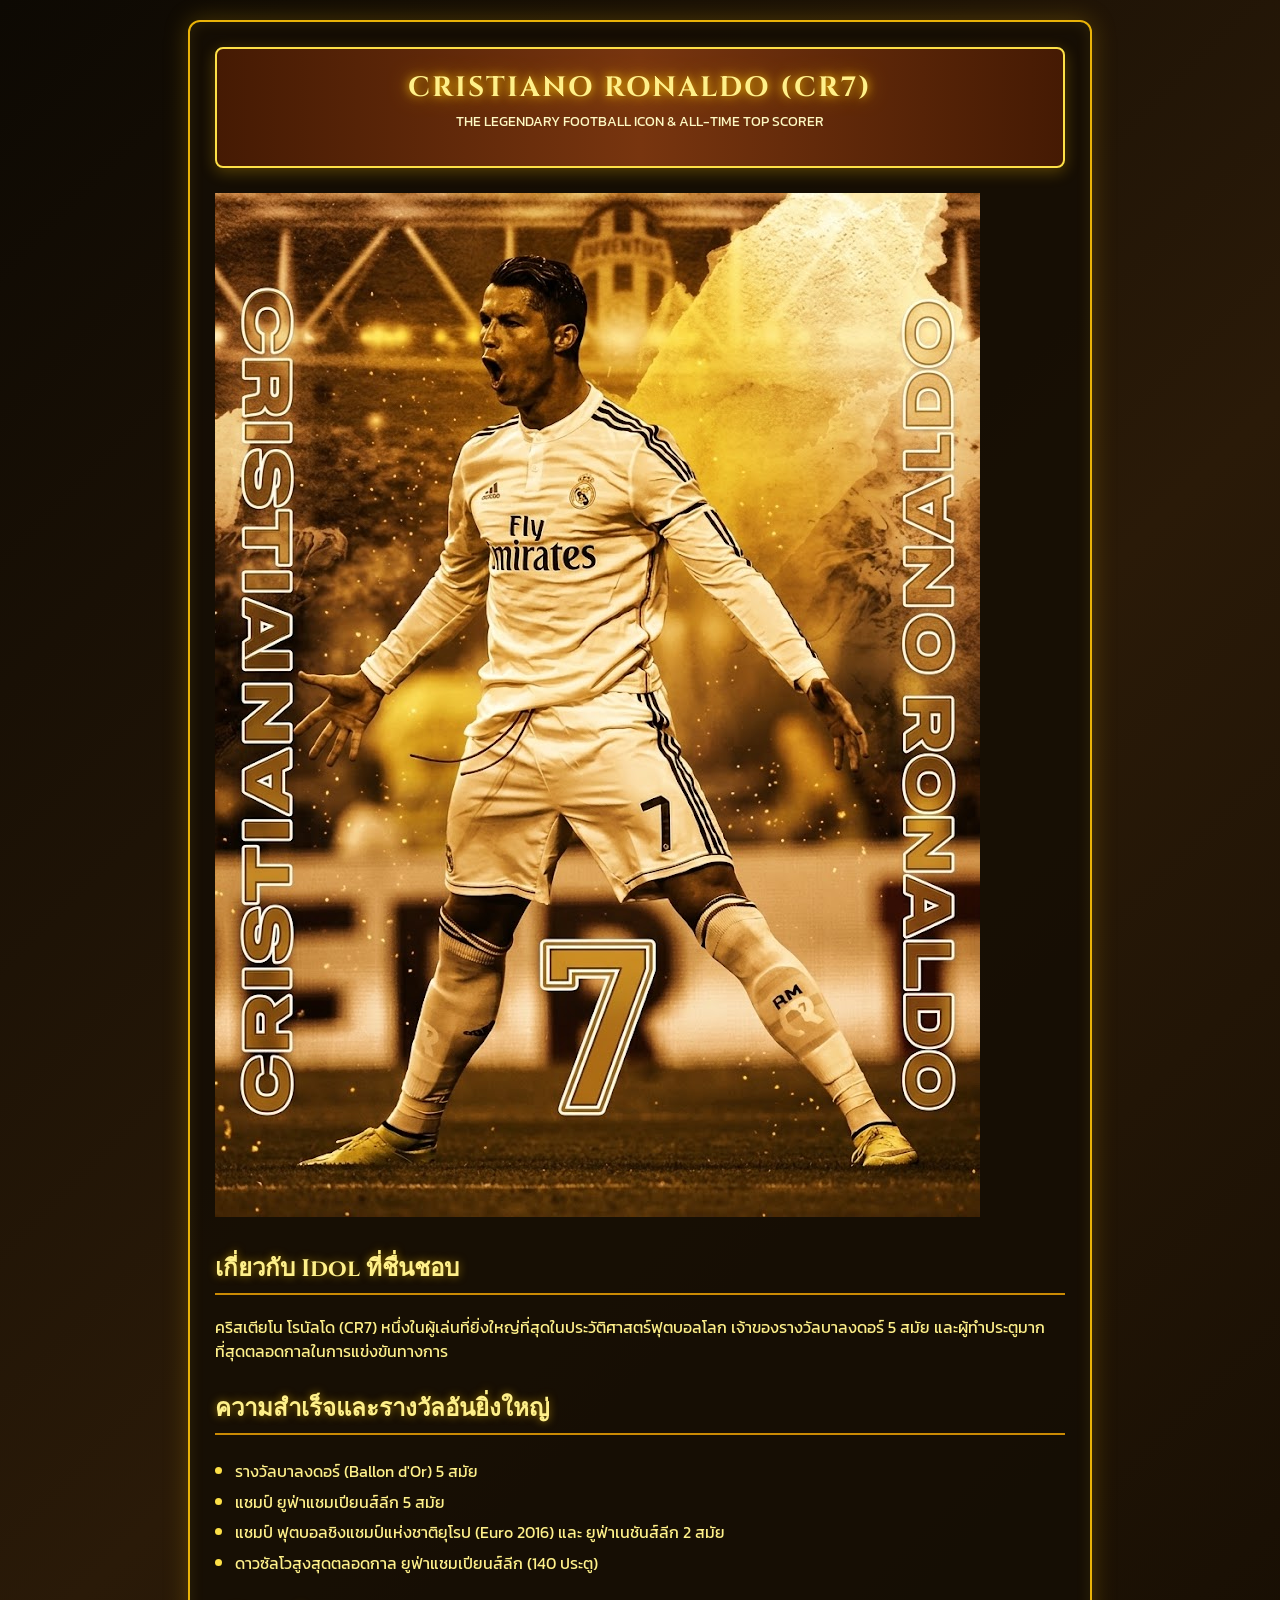
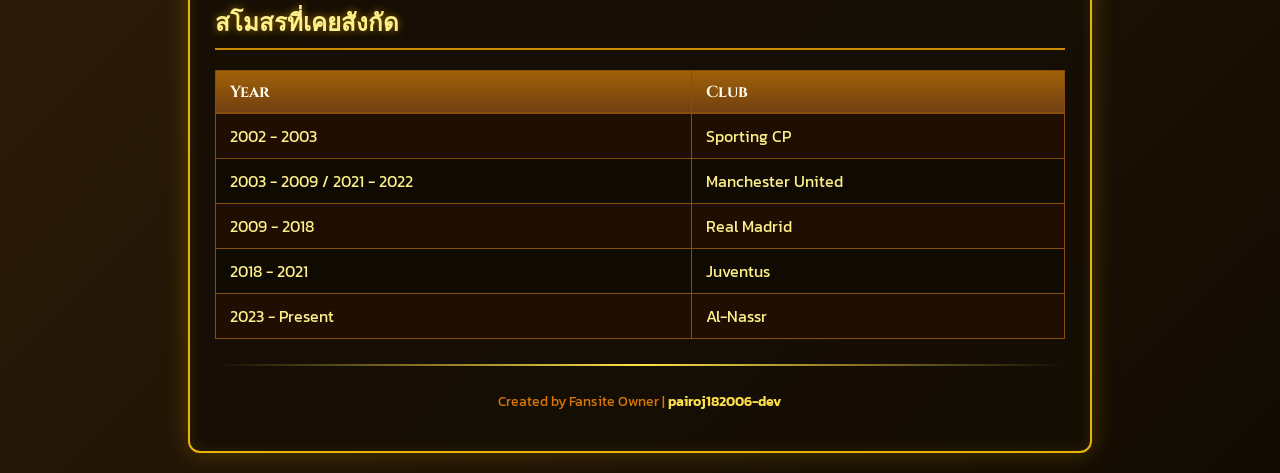
<file: index.html>
<!DOCTYPE html>
<html lang="th">
<head>
  <meta charset="UTF-8">
  <title>Fansite - Cristiano Ronaldo (CR7)</title>
  <link rel="stylesheet" href="styles.css">
</head>
<body>

  <div class="container">
    <!-- ส่วนหัว Fansite -->
    <header>
      <h1>CRISTIANO RONALDO (CR7)</h1>
      <p>THE LEGENDARY FOOTBALL ICON & ALL-TIME TOP SCORER</p>
    </header>

    <!-- รูปภาพ Idol (CR7) -->
    <img src="โรนันโด้.jpg">

    <!-- ประวัติสั้นๆ / เหตุผลที่ชอบ -->
    <h2>เกี่ยวกับ Idol ที่ชื่นชอบ</h2>
    <p>คริสเตียโน โรนัลโด (CR7) หนึ่งในผู้เล่นที่ยิ่งใหญ่ที่สุดในประวัติศาสตร์ฟุตบอลโลก เจ้าของรางวัลบาลงดอร์ 5 สมัย และผู้ทำประตูมากที่สุดตลอดกาลในการแข่งขันทางการ</p>

    <!-- รายการผลงาน/สิ่งที่ชอบ (ใช้ List) -->
    <h2>ความสำเร็จและรางวัลอันยิ่งใหญ่</h2>
    <ul>
      <li>รางวัลบาลงดอร์ (Ballon d'Or) 5 สมัย</li>
      <li>แชมป์ ยูฟ่าแชมเปียนส์ลีก 5 สมัย</li>
      <li>แชมป์ ฟุตบอลชิงแชมป์แห่งชาติยุโรป (Euro 2016) และ ยูฟ่าเนชันส์ลีก 2 สมัย</li>
      <li>ดาวซัลโวสูงสุดตลอดกาล ยูฟ่าแชมเปียนส์ลีก (140 ประตู)</li>
    </ul>

    <!-- สถิติการเล่นสโมสร (ใช้ Table) -->
    <h2>สโมสรที่เคยสังกัด</h2>
    <table>
      <tr>
        <th>Year</th>
        <th>Club</th>
      </tr>
      <tr>
        <td>2002 - 2003</td>
        <td>Sporting CP</td>
      </tr>
      <tr>
        <td>2003 - 2009 / 2021 - 2022</td>
        <td>Manchester United</td>
      </tr>
      <tr>
        <td>2009 - 2018</td>
        <td>Real Madrid</td>
      </tr>
      <tr>
        <td>2018 - 2021</td>
        <td>Juventus</td>
      </tr>
      <tr>
        <td>2023 - Present</td>
        <td>Al-Nassr</td>
      </tr>
    </table>

    <hr>
    <footer>
      <p>Created by Fansite Owner | <a href="https://github.com/pairoj182006-dev" target="_blank">pairoj182006-dev</a></p>
    </footer>
  </div>

</body>
</html>
</file>
<file: styles.css>
/* ฟอนต์สไตล์หรูหราดุดัน */
@import url('https://fonts.googleapis.com/css2?family=Cinzel:wght@700&family=Kanit:wght@300;400;600&display=swap');

/* สีพื้นหลังไล่เฉดโทนดำ-น้ำตาลทอง หรูหราทรงพลัง */
body {
  background: linear-gradient(135deg, #0d0903 0%, #2a1a08 50%, #120b02 100%);
  color: #fef08a;
  font-family: 'Kanit', sans-serif;
  margin: 0;
  padding: 20px;
  min-height: 100vh;
}

/* คอนเทนเนอร์กรอบการ์ดทองคำแบบเงางาม */
.container {
  max-width: 850px;
  margin: 0 auto;
  background: rgba(20, 13, 4, 0.85);
  border: 2px solid #eab308;
  border-radius: 12px;
  padding: 25px;
  box-shadow: 0 0 25px rgba(234, 179, 8, 0.25), inset 0 0 15px rgba(253, 224, 71, 0.1);
}

/* หัวข้อประจำแฟนไซต์สไตล์การ์ดตำนาน */
header {
  background: linear-gradient(90deg, #451a03 0%, #78350f 50%, #451a03 100%);
  border: 2px solid #fde047;
  border-radius: 8px;
  padding: 20px;
  text-align: center;
  margin-bottom: 25px;
  box-shadow: 0 4px 15px rgba(234, 179, 8, 0.3);
}

header h1 {
  margin: 0;
  font-family: 'Cinzel', serif;
  font-size: 28px;
  color: #fef08a;
  text-shadow: 0 0 10px #eab308, 0 0 20px #ca8a04;
  letter-spacing: 2px;
}

header p {
  color: #fef9c3;
  margin-top: 5px;
  font-size: 14px;
}

/* หัวข้อข้อความ H2, H3 สไตล์ทองคำเปลว */
h2, h3 {
  font-family: 'Cinzel', serif;
  color: #fef08a;
  text-shadow: 0 0 8px rgba(234, 179, 8, 0.6);
  border-bottom: 2px solid #ca8a04;
  padding-bottom: 6px;
  margin-top: 25px;
}

/* รูปภาพ Idol (CR7) เรืองแสงทองคำ */
.fan-img {
  width: 220px;
  height: 220px;
  border-radius: 12px;
  object-fit: cover;
  border: 3px solid #fde047;
  display: block;
  margin: 15px 0;
  box-shadow: 0 0 20px rgba(250, 204, 21, 0.4);
}

/* ตารางข้อมูลสถิติ / สโมสร */
table {
  width: 100%;
  background-color: rgba(15, 10, 3, 0.9);
  border-collapse: collapse;
  margin-top: 10px;
  border: 1px solid #ca8a04 !important;
}

th, td {
  border: 1px solid #854d0e;
  padding: 10px 14px;
  text-align: left;
}

th {
  background: linear-gradient(180deg, #a16207 0%, #713f12 100%);
  color: #fffbeb;
  font-family: 'Cinzel', serif;
  font-size: 16px;
}

tr:nth-child(even) {
  background-color: rgba(69, 26, 3, 0.3);
}

/* ลิสต์รายการเน้นจุดสีทองดาว */
ul {
  padding-left: 20px;
  line-height: 1.8;
}

ul li::marker {
  color: #fde047;
  font-size: 18px;
}

/* เส้นแบ่ง <hr> แสงทองเปล่งประกาย */
hr {
  border: none;
  height: 2px;
  background: linear-gradient(90deg, transparent, #fde047, transparent);
  margin: 25px 0;
}

/* ลิงก์สีทอง */
a {
  color: #fde047;
  text-decoration: none;
  font-weight: 600;
  transition: all 0.2s ease;
}

a:hover {
  color: #ffffff;
  text-shadow: 0 0 8px #fde047;
}

footer {
  text-align: center;
  color: #d97706;
  font-size: 14px;
}
</file>
